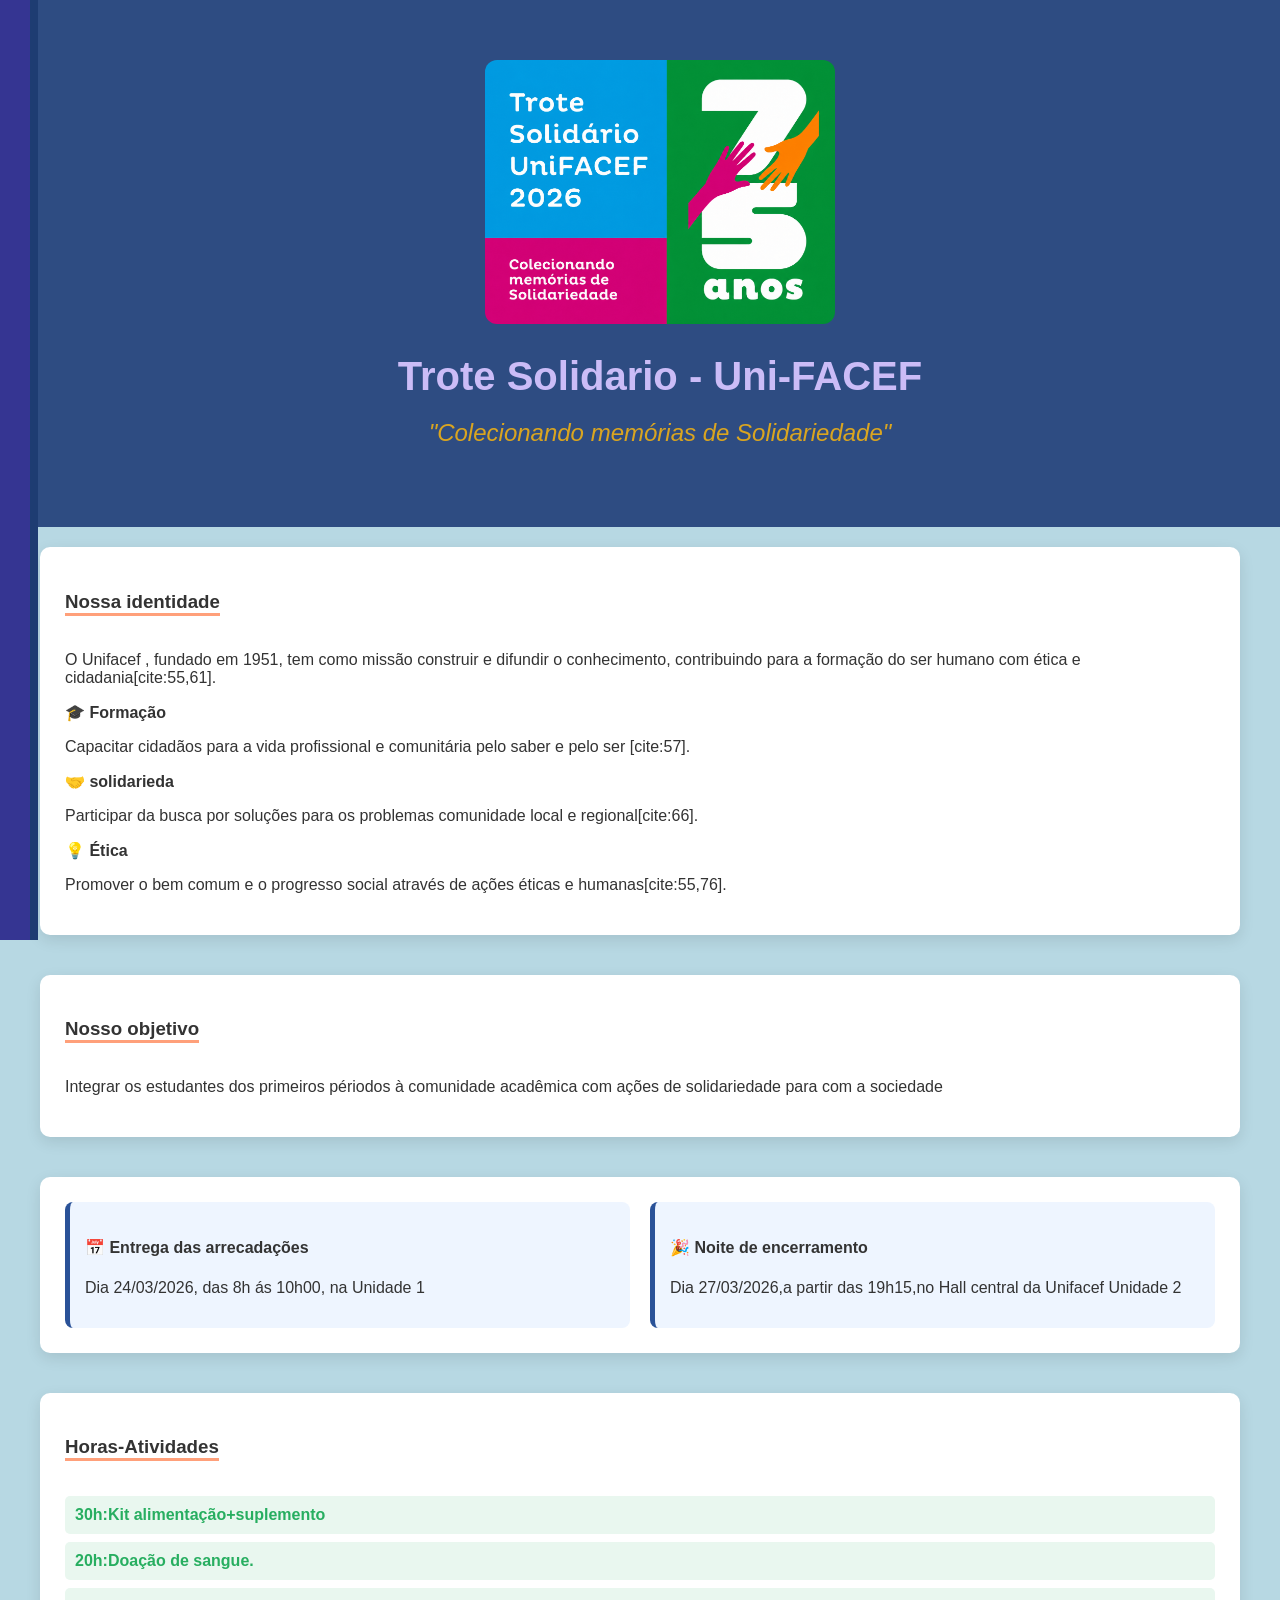
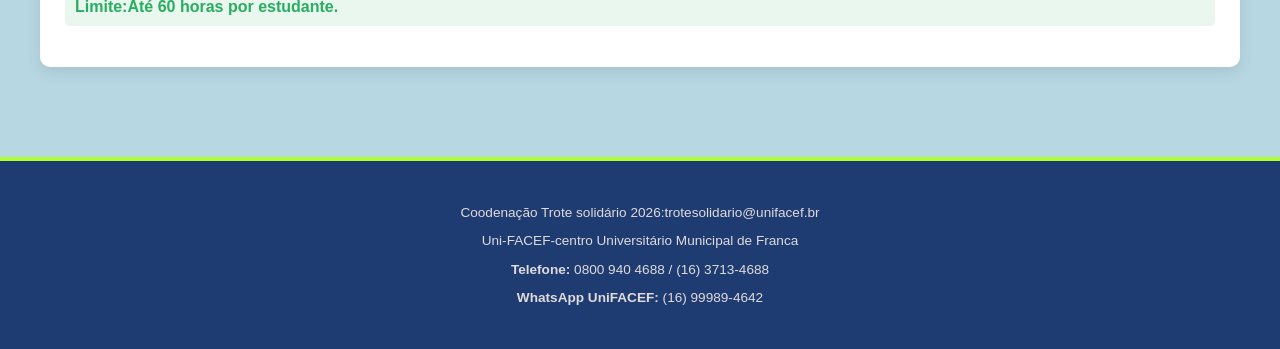
<file: index.html>
<!DOCTYPE html>
<html lang="pt-br">
<head>
    <meta charset="UTF-8">
    <meta name="viewport" content="width=device-width, initial-scale=1.0">
    <link rel="stylesheet" href="site.css">
    <link rel="stylesheet" href="site.js">
    <title>regulamento trote sólidario</title>
</head>
<body>
    <nav class="menu"><!--menu de navegação-->
        <div class="menu-container">
            <img src="logo unifacef.png" alt="nao apareceu">
           <a href="index.html" class="menu-logo">trote 2026</a>
           <ul class="lista">
            <li> <a href="index.html">Inicio</a> </li>
            <li> <a href="introducao.html">Introdução</a> </li>
            <li> <a href="formato.html">Formato</a> </li>  
            <li> <a href="equipes.html">Equipes</a></li>         
            <li> <a href="provas.html">Provas & Metas</a> </li> 
            <li> <a href="integracao.html">Integração</a> </li>
            <li> <a href="cronograma.html">Cronograma</a> </li>
            <li> <a href="calculadora.html">Calculadora</a> </li>

           </ul>
           
        </div>
    </nav>
    <div class="opacidade"></div>
    <div class="grande">
    
     <header class="cabecalho">
        <div class="cabecalho-container">
          <img src="logo trote melhor.png" alt="trote faltou" class="cabecalho-logo">
          <h1 class="anima"> Trote Solidario - Uni-FACEF </h1>
          <h2 class="anima">"Colecionando memórias de Solidariedade"</h2>
         </div>
     </header>
    <main class="principal">
       <section>
         <h3> Nossa identidade</h3>
         <p>O Unifacef , fundado em 1951, tem como missão construir e difundir o conhecimento, contribuindo para a formação do ser humano com ética e cidadania[cite:55,61].</p>
        <div>
            <div class="pilar">
                <strong>&#x1F393 Formação</strong>
                      <p>Capacitar cidadãos para a vida profissional e comunitária pelo saber e pelo ser [cite:57]. </p>
            </div>
            <div class="pilar"> 
                <strong>&#x1F91D solidarieda</strong>
                <p>Participar da busca por soluções para os problemas comunidade local e regional[cite:66].</p>
            </div>
            <div class="pilar">
                <strong>&#x1F4A1 Ética </strong>
                 <p>Promover o bem comum e o progresso social através de ações éticas e humanas[cite:55,76].</p>
            </div>
        </div>

          </section>

          <section>
            <h3>Nosso objetivo</h3>
             <p>Integrar os estudantes dos primeiros périodos à comunidade acadêmica com ações de solidariedade para com a  sociedade</p>

          </section>
          <section class="datas">
            <div class="data1">
                <h4>&#x1F4C5 Entrega das arrecadações</h4>
                <P>Dia 24/03/2026, das 8h ás 10h00, na Unidade 1</P>

            </div>
            <div class="data2">
                <h4>&#x1F389 Noite de encerramento</h4>
                <p>Dia 27/03/2026,a partir das 19h15,no Hall central da Unifacef Unidade 2</p>
            </section>
            <section class="horas">
                <h3>Horas-Atividades</h3>
                <ul>
                    <li><STRONG>30h:</STRONG>Kit alimentação+suplemento</li>
                    <li><strong>20h:</strong>Doação de sangue.</li>
                    <li><strong>Limite:</strong>Até 60 horas por estudante.</li>
                </ul>
                    
            
                    
                    
                    
                    
                    
                    
                    
                

            </section>
         

     </main>
   <footer>
    <p>Coodenação Trote solidário 2026:trotesolidario@unifacef.br</p>
    <p>Uni-FACEF-centro Universitário Municipal de Franca</p>
    <p><strong>Telefone:</strong> 0800 940 4688 / (16) 3713-4688</p>
    <p><strong>WhatsApp UniFACEF: </strong>(16) 99989-4642</p>
    
   </footer>
   </div>

    
</body>
</html>
</file>
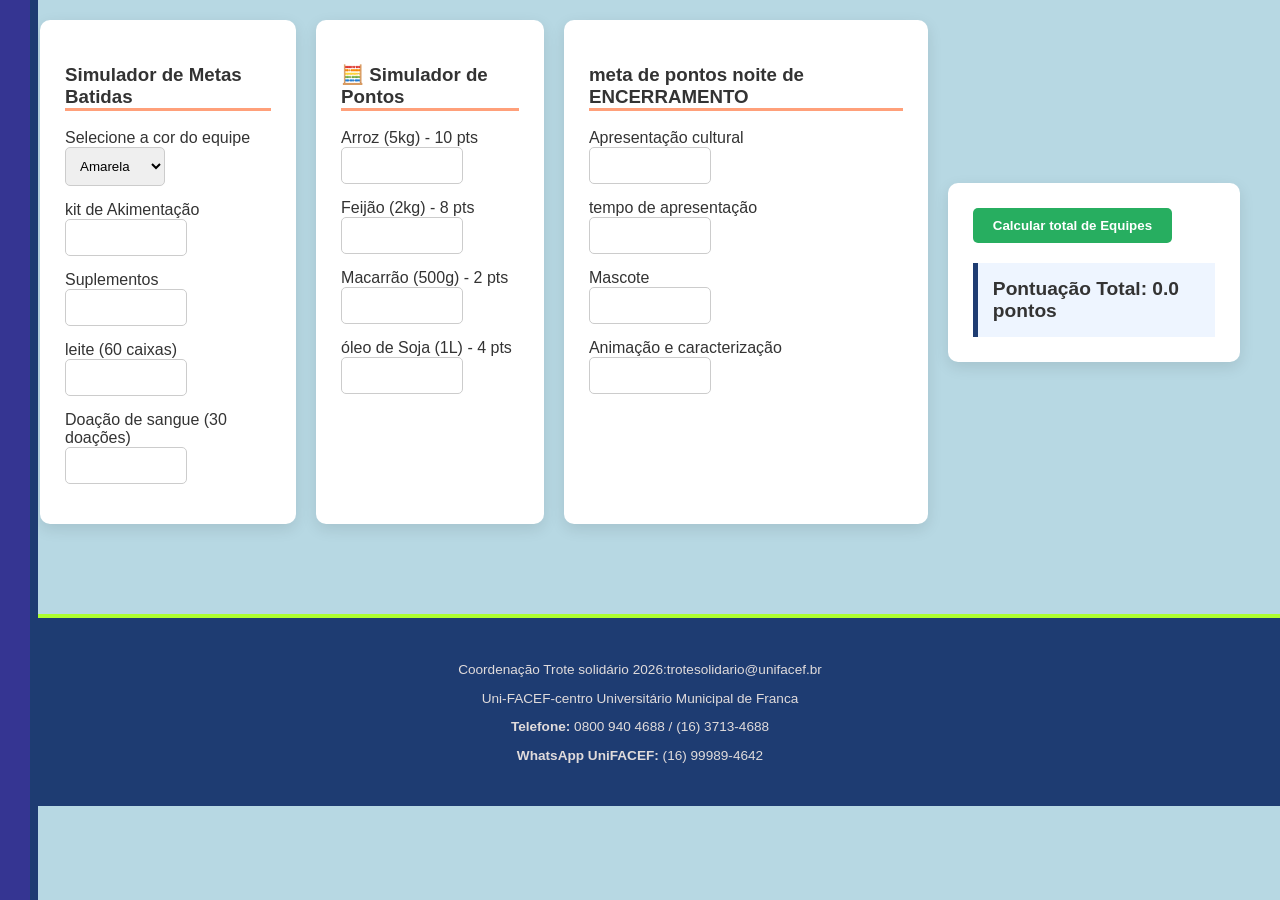
<file: calculadora.html>
<!DOCTYPE html>
<html lang="pt-br">
<head>
    <meta charset="UTF-8">
    <meta name="viewport" content="width=device-width, initial-scale=1.0">
    <link rel="stylesheet" href="site.css">
    <script src="site.js"></script>
    <title>regulamento trote sólidario</title>
</head>
<body>
    <nav class="menu"><!--menu de navegação-->
        <div class="menu-container">
            <img src="logo unifacef.png" alt="nao apareceu">
           <a href="index.html" class="menu-logo">trote 2026</a>
           <ul class="lista">
            <li> <a href="index.html">Inicio</a> </li>
            <li> <a href="introducao.html">Introdução</a> </li>
            <li> <a href="formato.html">Formato</a> </li>  
            <li> <a href="equipes.html">Equipes</a></li>         
            <li> <a href="provas.html">Provas & Metas</a> </li> 
            <li> <a href="integracao.html">Integração</a> </li>
            <li> <a href="cronograma.html">Cronograma</a> </li>
            <li> <a href="calculadora.html">Calculadora</a> </li>

           </ul>
           
        </div>
    </nav>
    <div class="opacidade"></div>
     <div class="grande">
    <main class="principal">
      <div class="junta-tudo">
      <div class="junta-simuladores">
      <section>
          <h3>Simulador de Metas Batidas</h3>
         <div>
            <div class="form-group">
               <label for="">Selecione a cor do equipe</label>
                <select id="cor">
                  <option value="amarela">Amarela</option>
                  <option value="cinza">cinza</option>
                  <option value="laranja">laranja</option>
                  <option value="marrom">marrom</option>
                   <option value="preta">Preta</option>
                </select>
            </div>
            <div class="form-group"> 
               <label for="Kit de alimentação"> kit de Akimentação</label>
               <input type="number" id="kitalimentacao" min="0">
                 
            </div>
              <div class="form-group">
                    <label for="suplementos"> Suplementos </label>
                    <input type="number" id="qtlatas" min="0">
              </div>
                <div class="form-group">
                    <label for="leite (60 caixas)">leite (60 caixas)  </label>
                    <input type="number" id="leite" min="0">
              </div>
                 <div class="form-group">
                    <label for="Doação de sangue">Doação de sangue (30 doações)</label>
                    <input type="number" id="Doação de sangue" min="0">
              </div>
         </div>
      </section>
       <section >
         <h3><strong>🧮 Simulador de Pontos</strong></h3>
      <div>
         <div class="form-group">
            <label > Arroz (5kg) - 10 pts</label>
            <input type="number" id="qtdeArroz" min="0">
         </div>
         <div class="form-grid">
            <label > Feijão (2kg) - 8 pts</label> <!--rótulo da caixa de entrada-->
            <input type="number" id="qtdeFeijao" min="0"><!--caixa de entrada-->
         </div>
              <div class="form-grid">
            <label > Macarrão (500g) - 2 pts</label>
            <input type="number" id="qtdeMacarrao" min="0">
         </div>
                <div class="form-grid">
            <label > óleo de Soja (1L) - 4 pts</label>
            <input type="number" id="qtdeOleo" min="0">
         </div>
      </div>
       </section>
        <section>
         <h3><strong>meta de pontos noite de ENCERRAMENTO</strong></h3>
         <div class="form-group">
            <label>Apresentação cultural</label>
            <input type="number" id="apresentacao">

         </div>
         <div class="form-group">
            <label >tempo de apresentação</label>
            <input type="number" id="time">

         </div>
         <div class="form-group">
            <label >Mascote</label>
            <input type="number" id="mascote">
         </div>
         <div class="form-group">
            <label>Animação e caracterização</label>
            <input type="number" id="caracteri">
         </div>
       </section>
      </div>
      <div class="junta-pontos">
       <section>
          <button onclick="calcular()">Calcular total de Equipes</button>
         <div  id="resultado"    class="resutado-box">
            Pontuação Total: 0.0 pontos
         </div>
       </section>
      </div>
        
       
      

     </main>
   
<footer>
    <p>Coordenação Trote solidário 2026:trotesolidario@unifacef.br</p>
    <p>Uni-FACEF-centro Universitário Municipal de Franca</p>
    <p><strong>Telefone:</strong> 0800 940 4688 / (16) 3713-4688</p>
    <p><strong>WhatsApp UniFACEF: </strong>(16) 99989-4642</p>
   </footer>
   </div>
</body>
</html>
</file>
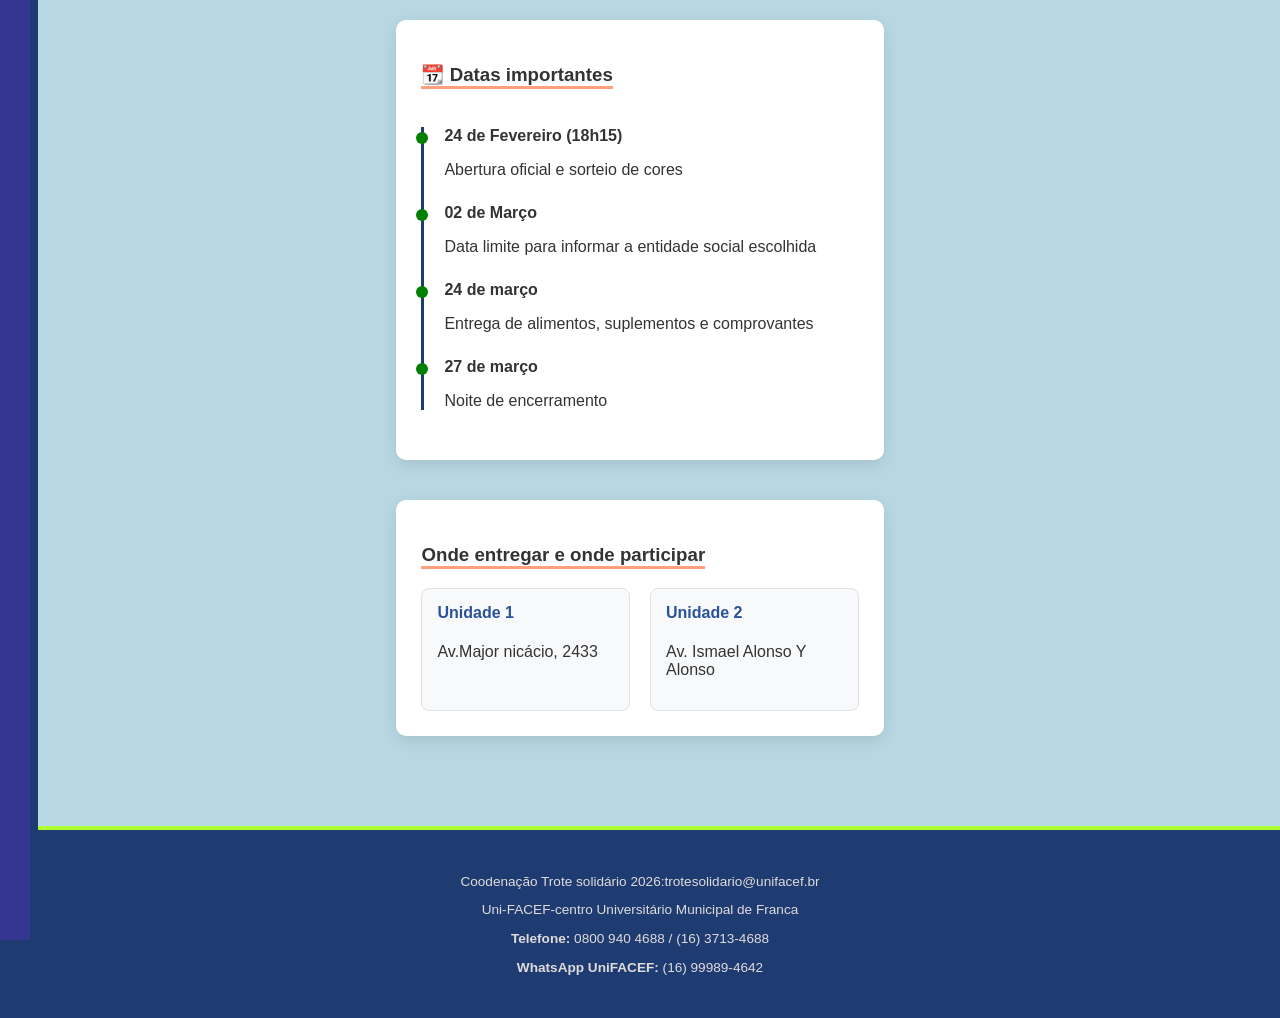
<file: cronograma.html>
<!DOCTYPE html>
<html lang="pt-br">
<head>
    <meta charset="UTF-8">
    <meta name="viewport" content="width=device-width, initial-scale=1.0">
    <link rel="stylesheet" href="site.css">
    <link rel="stylesheet" href="site.js">
    <title>regulamento trote sólidario</title>
</head>
<body>
    <nav class="menu"><!--menu de navegação-->
        <div class="menu-container">
            <img src="logo unifacef.png" alt="nao apareceu">
           <a href="index.html" class="menu-logo">trote 2026</a>
           <ul class="lista">
            <li> <a href="index.html">Inicio</a> </li>
            <li> <a href="introducao.html">Introdução</a> </li>
            <li> <a href="formato.html">Formato</a> </li>  
            <li> <a href="equipes.html">Equipes</a></li>         
            <li> <a href="provas.html">Provas & Metas</a> </li> 
            <li> <a href="integracao.html">Integração</a> </li>
            <li> <a href="cronograma.html">Cronograma</a> </li>
            <li> <a href="calculadora.html">Calculadora</a> </li>

           </ul>
           
        </div>
    </nav>
    <div class="opacidade"></div>
     <div class="grande">
    <main class="principal">
        <section>
            <h3> 📆 Datas importantes</h3>
            <div class="timeline">
               <div class="evento">
                <strong>24 de Fevereiro (18h15)</strong>
                <p>Abertura oficial e sorteio de cores</p>
               </div>

                 <div class="evento">
                   <strong>02 de Março</strong>
                   <p>Data limite para informar a entidade social escolhida </p>
                 </div>

                 <div class="evento">
                  <strong>24 de março </strong>
                  <p>Entrega de alimentos, suplementos e comprovantes </p>
                 </div>

                 <div class="evento">
                    <strong>27 de março</strong>
                    <p>Noite de encerramento</p>
                 </div>
            </div>
        </section>
            <section>
                <h3>Onde entregar e onde participar</h3>
                <div class="grid-locais">
                    <div class="unidade">
                        <h4>Unidade 1</h4>
                        <p>Av.Major nicácio, 2433</p>
                    </div>
                    <div class="unidade">
                        <h4>Unidade 2</h4>
                        <p>Av. Ismael Alonso Y Alonso</p>
                    </div>
                </div>
            </section>


     </main>
   
<footer>
    <p>Coodenação Trote solidário 2026:trotesolidario@unifacef.br</p>
    <p>Uni-FACEF-centro Universitário Municipal de Franca</p>
    <p><strong>Telefone:</strong> 0800 940 4688 / (16) 3713-4688</p>
    <p><strong>WhatsApp UniFACEF: </strong>(16) 99989-4642</p>
    
   </footer>
    </div>
</body>
</html>
</file>
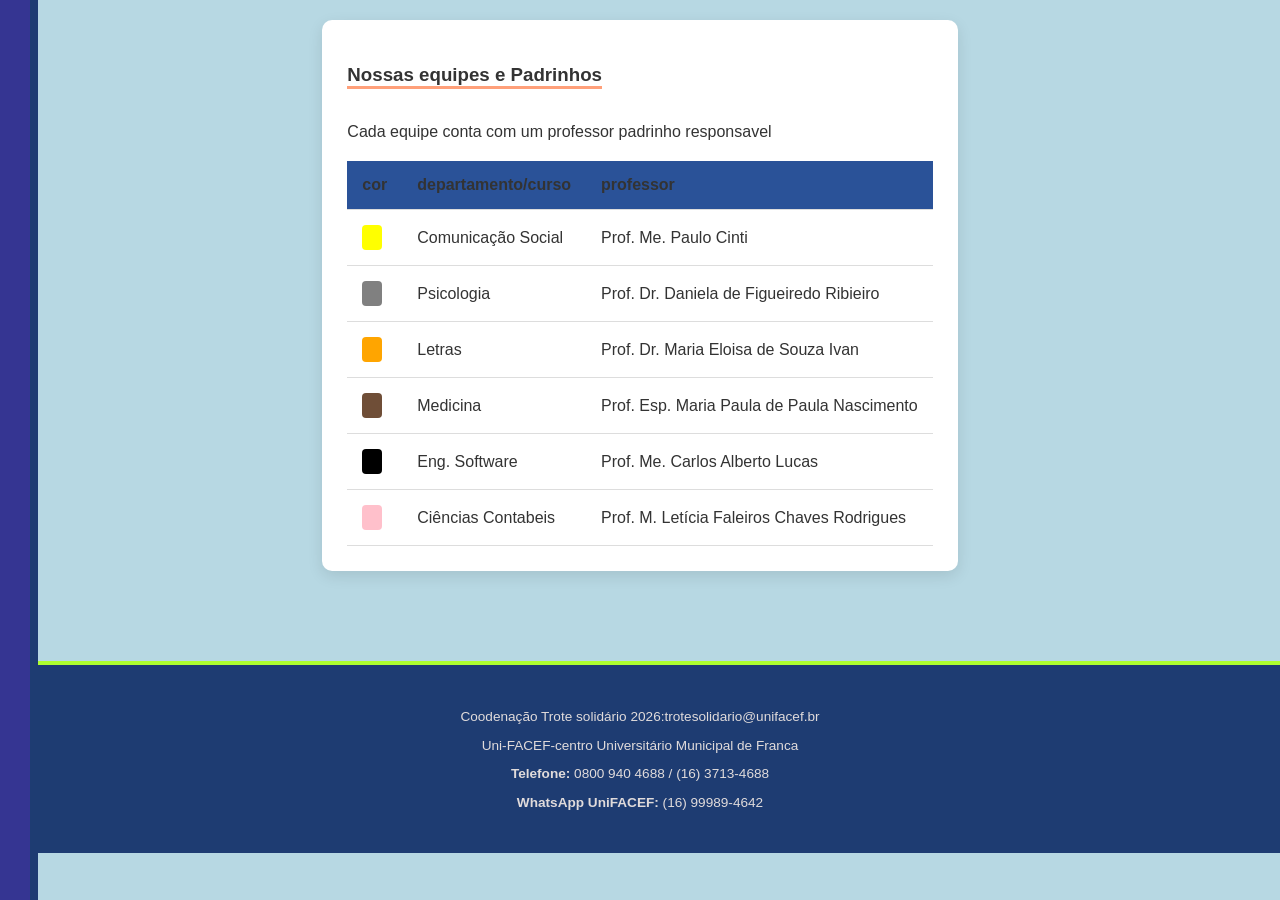
<file: equipes.html>
<!DOCTYPE html>
<html lang="pt-br">
<head>
    <meta charset="UTF-8">
    <meta name="viewport" content="width=device-width, initial-scale=1.0">
    <link rel="stylesheet" href="site.css">
    <link rel="stylesheet" href="site.js">
    <title>regulamento trote sólidario</title>
</head>
<body>
    <nav class="menu"><!--menu de navegação-->
        <div class="menu-container">
            <img src="logo unifacef.png" alt="nao apareceu">
           <a href="index.html" class="menu-logo">trote 2026</a>
           <ul class="lista">
            <li> <a href="index.html">Inicio</a> </li>
            <li> <a href="introducao.html">Introdução</a> </li>
            <li> <a href="formato.html">Formato</a> </li>  
            <li> <a href="equipes.html">Equipes</a></li>         
            <li> <a href="provas.html">Provas & Metas</a> </li> 
            <li> <a href="integracao.html">Integração</a> </li>
            <li> <a href="cronograma.html">Cronograma</a> </li>
            <li> <a href="calculadora.html">Calculadora</a> </li>

           </ul>
           
        </div>
    </nav>
    <div class="opacidade"></div>
     <div class="grande">
    <main class="principal">
        <section class="listas-equipes">
            <h3>Nossas equipes e Padrinhos</h3>
            <p>
                Cada equipe conta com um professor padrinho responsavel
            </p>
            <table>
                <thead>
                    <tr>
                        <th>cor</th><th>departamento/curso</th><th>professor</th>
                    </tr>

                </thead>
                <tbody>
                        <tr>
                        <td>
                            <div class="box-amarela"></div></td>
                            <td> Comunicação Social</td>
                            <td> Prof. Me. Paulo Cinti</td>
                        </tr>
                        <tr>
                           <td> <div class="box-cinza"></div></td>
                           <td> Psicologia </td><td> Prof. Dr. Daniela de Figueiredo Ribieiro</td>
                        </tr>
                        <tr>
                            <td><div class="box-laranja"></div></td>
                            <td> Letras </td><td> Prof. Dr. Maria Eloisa de Souza Ivan</td>
                        </tr>
                        <tr>
                            <td><div class="box-marrom"></div></td>
                            <td> Medicina</td><td>Prof. Esp. Maria Paula de Paula Nascimento</td>
                        </tr>
                        <tr>
                            <td><div class="box-preta"></div></td>
                            <td>Eng. Software</td><td> Prof. Me. Carlos Alberto Lucas</td>

                        </tr>
                        <tr>
                            <td><div class="box-rosa"></div></td>
                            <td>Ciências Contabeis </td><td>Prof. M. Letícia Faleiros Chaves Rodrigues</td>
                        </tr>
                     </tbody>

                
            </table>
        </section>
         

     </main>
     
   <footer>
    <p>Coodenação Trote solidário 2026:trotesolidario@unifacef.br</p>
    <p>Uni-FACEF-centro Universitário Municipal de Franca</p>
    <p><strong>Telefone:</strong> 0800 940 4688 / (16) 3713-4688</p>
    <p><strong>WhatsApp UniFACEF: </strong>(16) 99989-4642</p>
   </footer>

    </div>
</body>
</html>
</file>
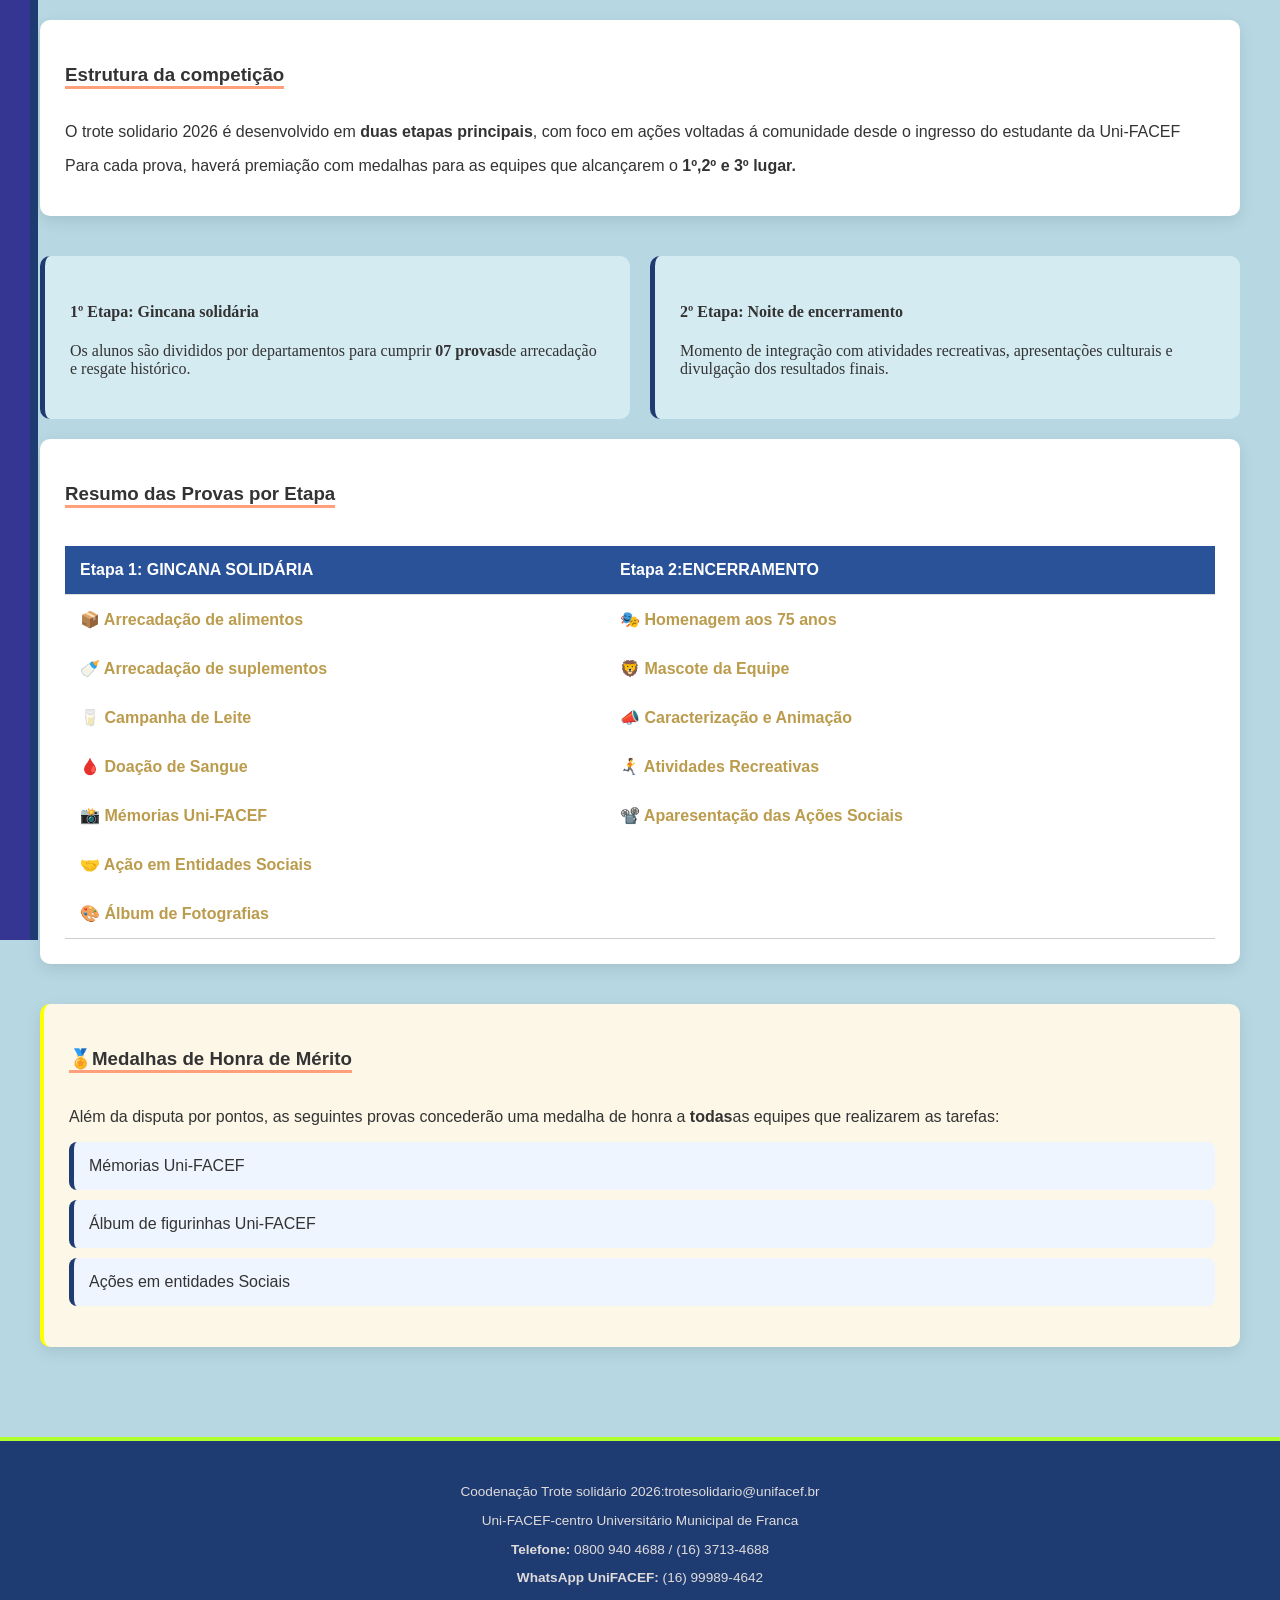
<file: formato.html>
<!DOCTYPE html>
<html lang="pt-br">
<head>
    <meta charset="UTF-8">
    <meta name="viewport" content="width=device-width, initial-scale=1.0">
    <link rel="stylesheet" href="site.css">
    <link rel="stylesheet" href="site.js">
    <title>regulamento trote sólidario</title>
</head>
<body>
    <nav class="menu"><!--menu de navegação-->
        <div class="menu-container">
            <img src="logo unifacef.png" alt="nao apareceu">
           <a href="index.html" class="menu-logo">trote 2026</a>
           <ul class="lista">
            <li> <a href="index.html">Inicio</a> </li>
            <li> <a href="introducao.html">Introdução</a> </li>
            <li> <a href="formato.html">Formato</a> </li>  
            <li> <a href="equipes.html">Equipes</a></li>         
            <li> <a href="provas.html">Provas & Metas</a> </li> 
            <li> <a href="integracao.html">Integração</a> </li>
            <li> <a href="cronograma.html">Cronograma</a> </li>
            <li> <a href="calculadora.html">Calculadora</a> </li>

           </ul>
           
        </div>
    </nav>
    <div class="opacidade"></div>
     <div class="grande">
    <main class="principal">
       <section>
        <h3>Estrutura da competição</h3>
        <p>O trote solidario 2026 é desenvolvido em <strong>duas etapas principais</strong>, com foco em ações voltadas á comunidade desde o ingresso do estudante da Uni-FACEF</p>
        <p>Para cada prova, haverá premiação com medalhas para as equipes que alcançarem o <strong>1º,2º e 3º lugar.</strong>

        </p>
       </section>
       <div class="etapas">
        <div class="tapa"> 
          <h4><strong>1º Etapa: Gincana solidária</strong></h4>
           <P>Os alunos são divididos por departamentos para cumprir <strong>07 provas</strong>de arrecadação e resgate histórico.</P>
        </div>
        <div class="tapa">
           <h4>2º Etapa: Noite de   encerramento</h4>
           <P>Momento de integração com atividades recreativas, apresentações culturais e divulgação dos resultados finais.</P>
           
        </div>
      </div>
        <section>
         <h3><strong>Resumo das Provas por Etapa</strong></h3>
         <table>
            <thead>
               <tr class="branc">   <th> Etapa 1: GINCANA SOLIDÁRIA</th> <th>Etapa 2:ENCERRAMENTO</th></tr>
            </thead>
            <tbody class="yello">
               <tr> <td><strong>📦 Arrecadação de alimentos</strong></td><td><strong>🎭 Homenagem aos 75 anos</strong></td></tr>
               <tr><td><strong>🍼 Arrecadação de suplementos</strong></td><td><strong>🦁 Mascote da Equipe</strong></td></tr>
               <tr><td><strong>🥛 Campanha de Leite</strong></td><td><strong>📣 Caracterização e Animação</strong></td></tr>
               <tr> <td><strong>🩸 Doação de Sangue</strong> </td><td><strong>🏃‍➡️ Atividades Recreativas</strong> </td></tr>
               <tr><td><strong>📸 Mémorias Uni-FACEF</strong></td> <td><strong>📽️ Aparesentação das Ações Sociais </strong></td></tr>
               <tr><td><strong>🤝 Ação em Entidades Sociais</strong></td></tr>
               <tr><td><strong>🎨 Álbum de Fotografias</strong></td></tr>
            </tbody>
         </table>

        </section>
        <section class="form">
         <h3>🏅<strong>Medalhas de Honra de Mérito</strong></h3>
         <p>Além da disputa por pontos, as seguintes provas concederão uma medalha de honra a <strong>todas</strong>as equipes que realizarem as tarefas:</p>
         <ul class="sep">
            <li>
              Mémorias Uni-FACEF
            </li>
            <li>
             Álbum de figurinhas Uni-FACEF
            </li>
            <li>
            Ações em entidades Sociais
            </li>
         </ul>
        </section>
       


     </main>
   
<footer>
    <p>Coodenação Trote solidário 2026:trotesolidario@unifacef.br</p>
    <p>Uni-FACEF-centro Universitário Municipal de Franca</p>
    <p><strong>Telefone:</strong> 0800 940 4688 / (16) 3713-4688</p>
    <p><strong>WhatsApp UniFACEF: </strong>(16) 99989-4642</p>
    
   </footer>
    </div>
</body>
</html>
</file>
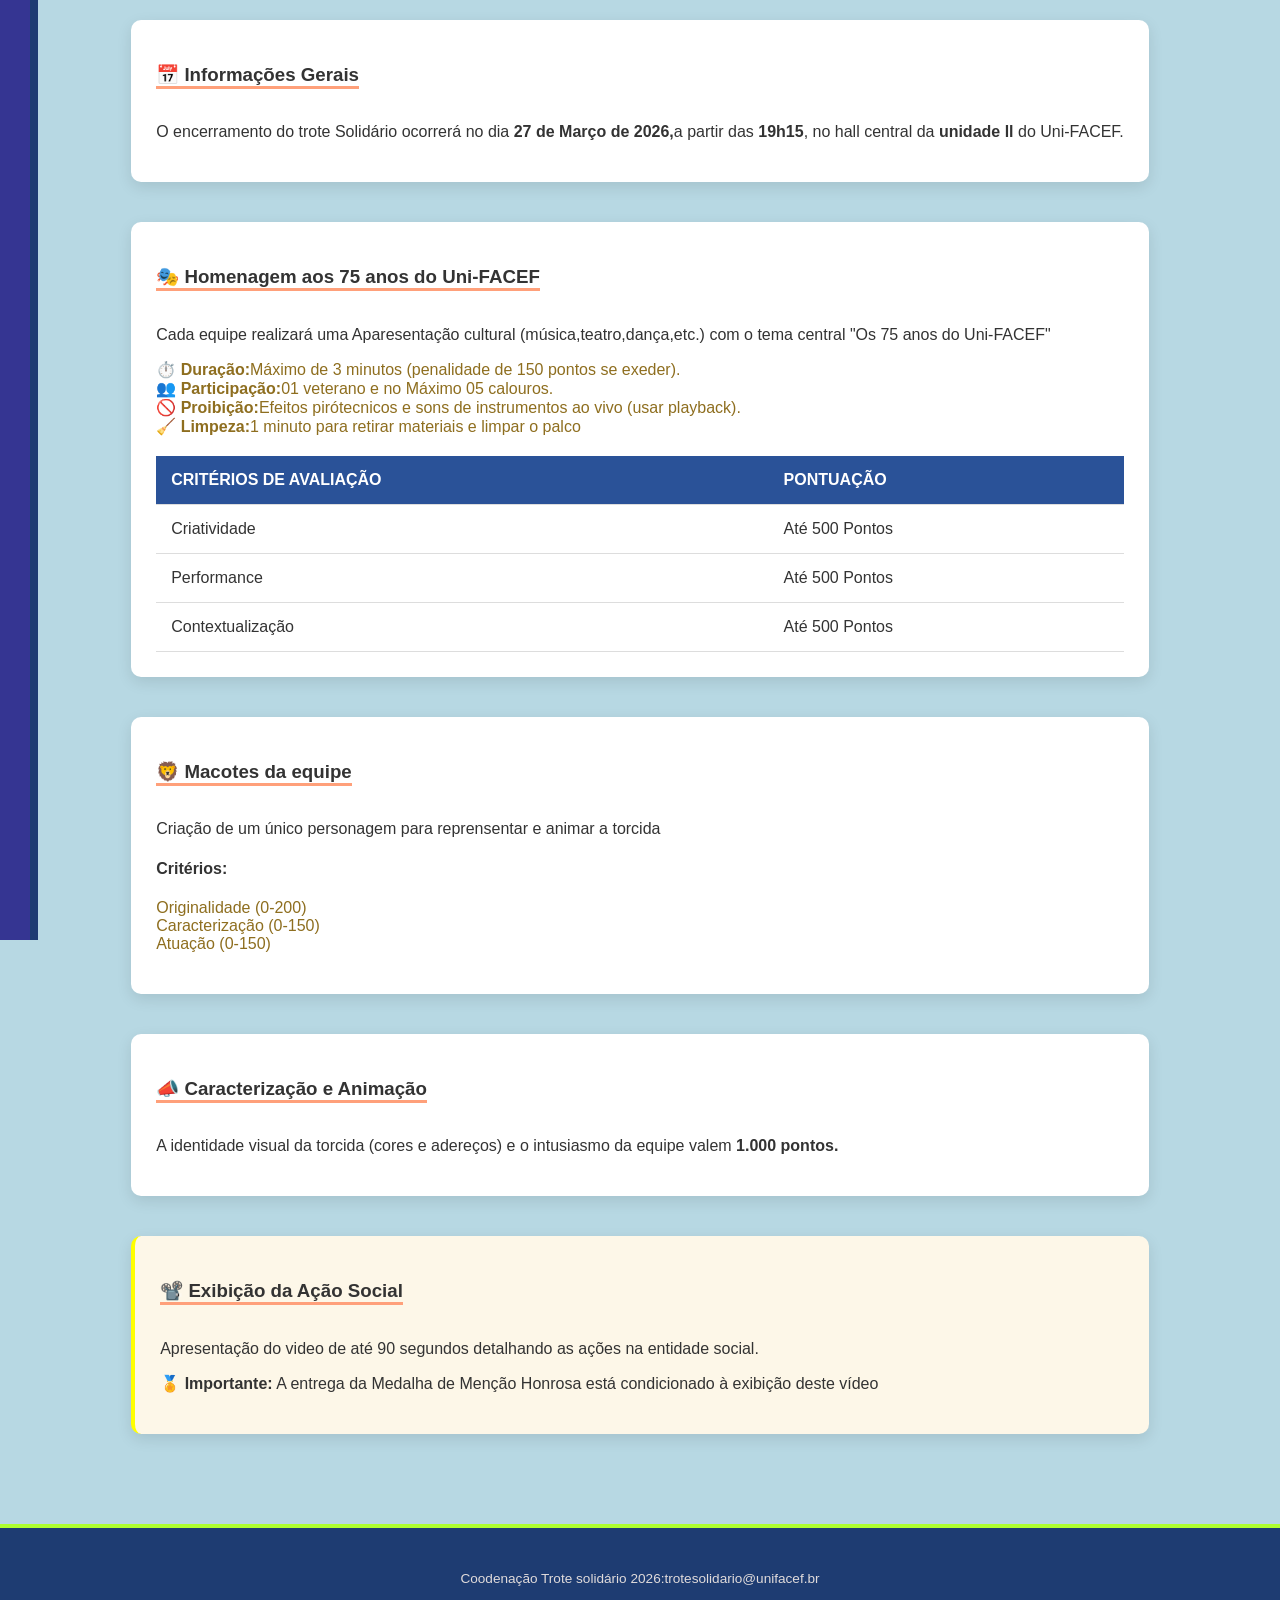
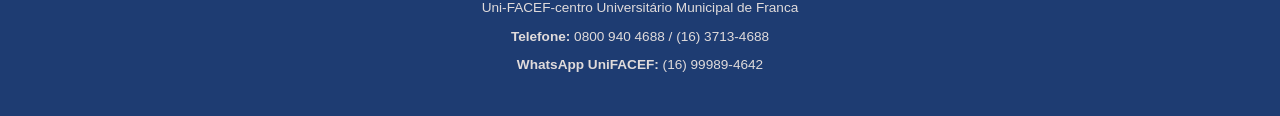
<file: integracao.html>
<!DOCTYPE html>
<html lang="pt-br">
<head>
    <meta charset="UTF-8">
    <meta name="viewport" content="width=device-width, initial-scale=1.0">
    <link rel="stylesheet" href="site.css">
    <link rel="stylesheet" href="site.js">
    <title>regulamento trote sólidario</title>
</head>
<body>
    <nav class="menu"><!--menu de navegação-->
        <div class="menu-container">
            <img src="logo unifacef.png" alt="nao apareceu">
           <a href="index.html" class="menu-logo">trote 2026</a>
           <ul class="lista">
            <li> <a href="index.html">Inicio</a> </li>
            <li> <a href="introducao.html">Introdução</a> </li>
            <li> <a href="formato.html">Formato</a> </li>  
            <li> <a href="equipes.html">Equipes</a></li>         
            <li> <a href="provas.html">Provas & Metas</a> </li> 
            <li> <a href="integracao.html">Integração</a> </li>
            <li> <a href="cronograma.html">Cronograma</a> </li>
            <li> <a href="calculadora.html">Calculadora</a> </li>

           </ul>
           
        </div>
    </nav>
    <div class="opacidade"></div>
     <div class="grande">
    <main class="principal">
       <section>
         <h3>📅 Informações Gerais</h3>
         <p>O encerramento do trote Solidário ocorrerá no dia <strong>27 de Março de 2026,</strong>a partir das <strong>19h15</strong>, no hall central da <strong>unidade ll </strong>do Uni-FACEF.</p>
       </section>
        <section>
         <h3>🎭 Homenagem aos 75 anos do Uni-FACEF</h3>
         <p>Cada equipe realizará uma Aparesentação cultural (música,teatro,dança,etc.) com o tema central "Os 75 anos do Uni-FACEF"</p>
         <ul class="lol">
            <li>
              <strong>⏱️ Duração:</strong>Máximo de 3 minutos (penalidade de 150 pontos se exeder).
            </li>
            <li>
              <strong>👥 Participação:</strong>01 veterano e no Máximo 05 calouros.
            </li>
            <li>
             <strong>🚫 Proibição:</strong>Efeitos pirótecnicos e sons de instrumentos ao vivo (usar playback).
            </li>
            <li>
              <strong>🧹 Limpeza:</strong>1 minuto para retirar materiais e limpar o palco
            </li>

         </ul>
         <table>
         <thead class="CRAP">
            <tr>
               <th>CRITÉRIOS DE AVALIAÇÃO</th><th>PONTUAÇÃO</th>
            </tr>
         </thead>
         <tbody>
            <tr>
               <td>Criatividade</td> <td> Até 500 Pontos</td>
            </tr>
            <tr><td>Performance</td><td>Até 500 Pontos</td></tr>
            <tr><td>Contextualização</td><td>Até 500 Pontos</td></tr>
         </tbody>
        </table>
        </section>
        <section>
         <h3>🦁 <strong>Macotes da equipe</strong></h3>
         <p>Criação de um único personagem para reprensentar e animar a torcida</p>
         <h4><strong>Critérios:</strong></h4>
         <ul class="lol">
            <li>Originalidade (0-200)</li>
            <li>Caracterização (0-150)</li>
            <li>Atuação (0-150)</li>
         </ul>
        </section>
        <section>
         <h3>📣 Caracterização e Animação </h3>
         <p>A identidade visual da torcida (cores e adereços) e o intusiasmo da equipe valem <strong>1.000 pontos.</strong></p>

        </section>
        <section class="form">
           <h3>📽️ Exibição da Ação Social</h3>
           <p>Apresentação do video de até 90 segundos detalhando as ações na entidade social.</p>
           <p><strong>🏅 Importante:</strong> A entrega da Medalha de Menção Honrosa está condicionado à exibição deste vídeo</p>
        </section>
        

     </main>
   
<footer>
    <p>Coodenação Trote solidário 2026:trotesolidario@unifacef.br</p>
    <p>Uni-FACEF-centro Universitário Municipal de Franca</p>
    <p><strong>Telefone:</strong> 0800 940 4688 / (16) 3713-4688</p>
    <p><strong>WhatsApp UniFACEF: </strong>(16) 99989-4642</p>
    
   </footer>
   </div>
    
</body>
</html>
</file>
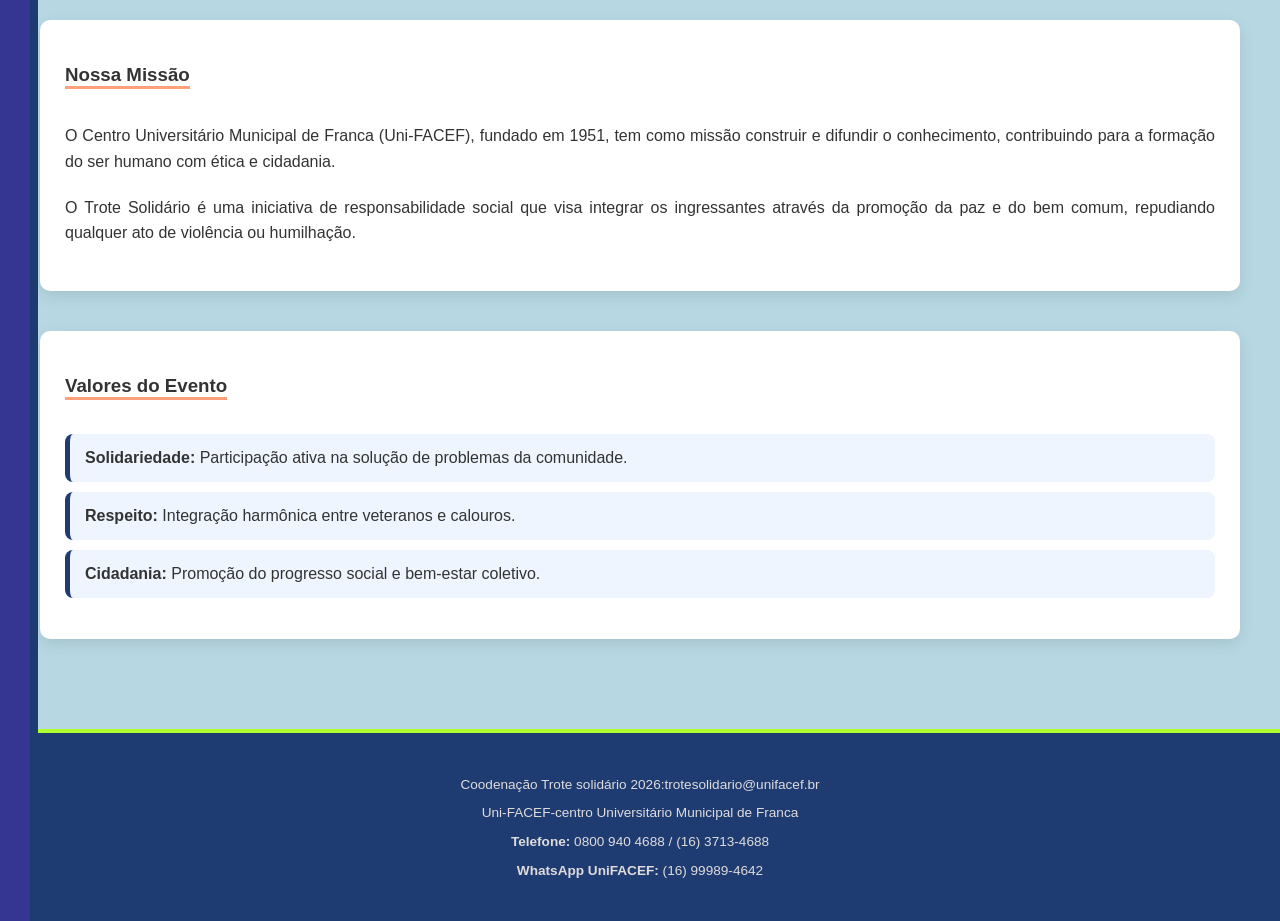
<file: introducao.html>
<!DOCTYPE html>
<html lang="pt-br">
<head>
    <meta charset="UTF-8">
    <meta name="viewport" content="width=device-width, initial-scale=1.0">
    <link rel="stylesheet" href="site.css">
    <link rel="stylesheet" href="site.js">
    <title>regulamento trote sólidario</title>
</head>
<body>
    <nav class="menu"><!--menu de navegação-->
        <div class="menu-container">
            <img src="logo unifacef.png" alt="nao apareceu">
           <a href="index.html" class="menu-logo">trote 2026</a>
           <ul class="lista">
            <li> <a href="index.html">Inicio</a> </li>
            <li> <a href="introducao.html">Introdução</a> </li>
            <li> <a href="formato.html">Formato</a> </li>  
            <li> <a href="equipes.html">Equipes</a></li>         
            <li> <a href="provas.html">Provas & Metas</a> </li> 
            <li> <a href="integracao.html">Integração</a> </li>
            <li> <a href="cronograma.html">Cronograma</a> </li>
            <li> <a href="calculadora.html">Calculadora</a> </li>

           </ul>
           
        </div>
    </nav>
    <div class="opacidade"></div>
    <div class="grande">
     
    <main class="principal">
       <section class="texto-introducao">
        <h3>Nossa Missão</h3>
                  <P>O Centro Universitário Municipal de Franca (Uni-FACEF), fundado em 1951, 
                tem como missão construir e difundir o conhecimento, contribuindo para a 
                formação do ser humano com ética e cidadania.</P>
                 <p>
                O Trote Solidário é uma iniciativa de responsabilidade social que visa integrar 
                os ingressantes através da promoção da paz e do bem comum, repudiando qualquer 
                ato de violência ou humilhação.</P>


          </section>

          <section >
           <h3>Valores do Evento</h3>
           <ul class="lista-valores">
<LI><Strong>Solidariedade:</Strong> Participação ativa na solução de problemas da comunidade.</LI>
<LI><strong>Respeito:</strong> Integração harmônica entre veteranos e calouros.</LI>
<LI><strong>Cidadania:</strong> Promoção do progresso social e bem-estar coletivo.</LI>
           </ul>
          </section>
          
         

     </main>
   
<footer>
    <p>Coodenação Trote solidário 2026:trotesolidario@unifacef.br</p>
    <p>Uni-FACEF-centro Universitário Municipal de Franca</p>
    <p><strong>Telefone:</strong> 0800 940 4688 / (16) 3713-4688</p>
    <p><strong>WhatsApp UniFACEF: </strong>(16) 99989-4642</p>
    
   </footer>
   </div>
    
</body>
</html>
</file>
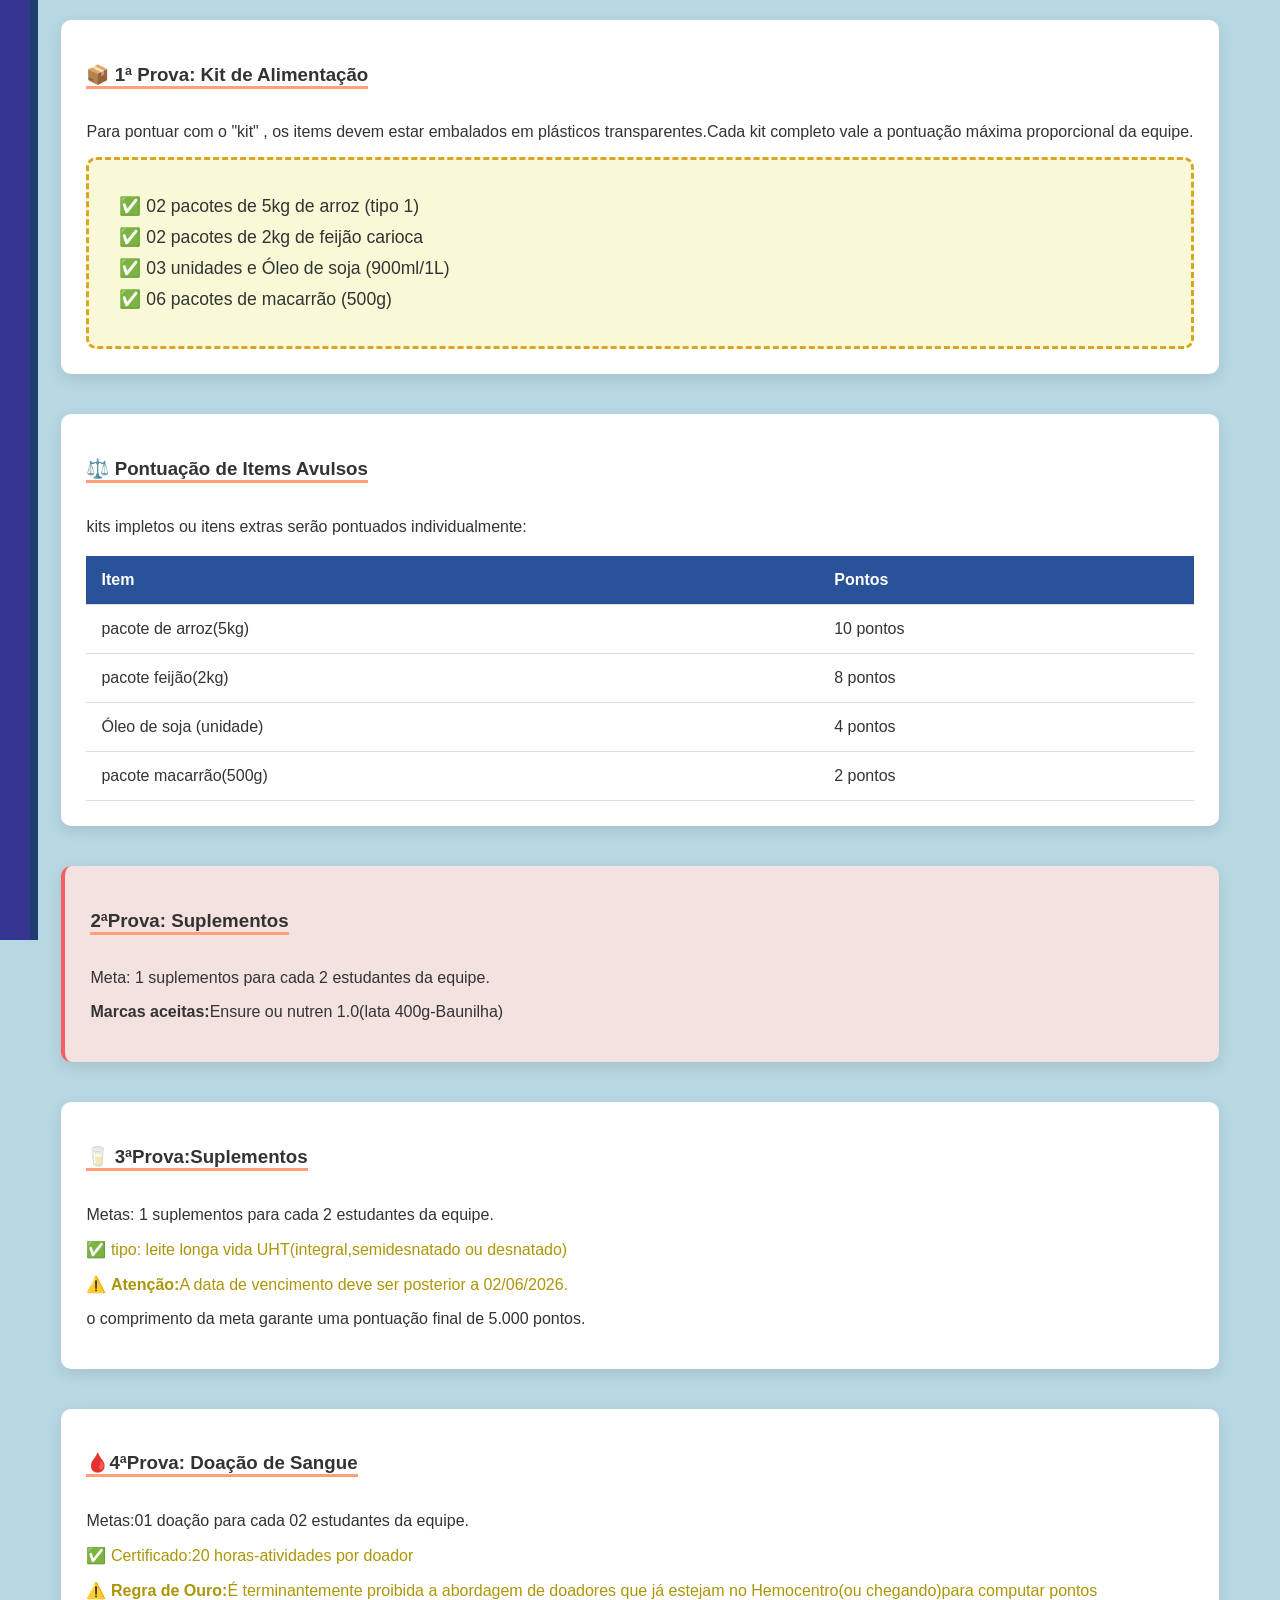
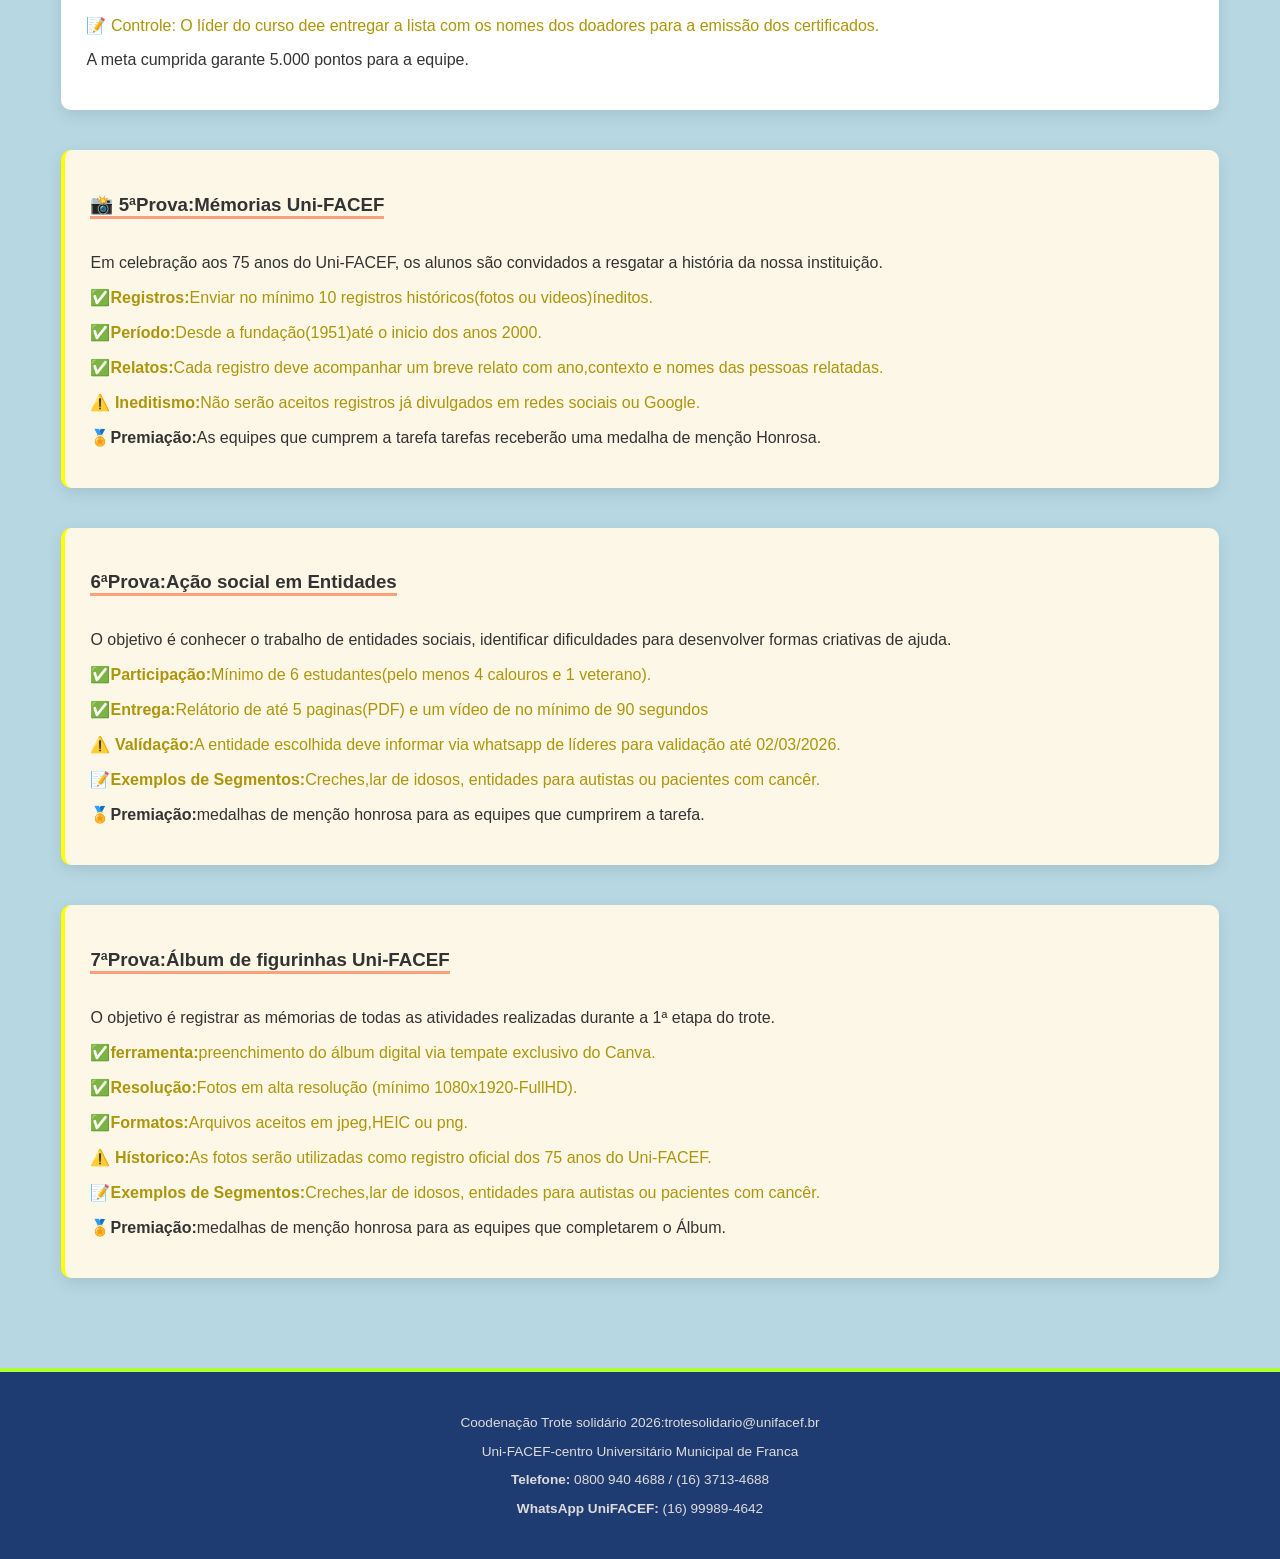
<file: provas.html>
<!DOCTYPE html>
<html lang="pt-br">
<head>
    <meta charset="UTF-8">
    <meta name="viewport" content="width=device-width, initial-scale=1.0">
    <link rel="stylesheet" href="site.css">
    <link rel="stylesheet" href="site.js">
    <title>regulamento trote sólidario</title>
</head>
<body>
    <nav class="menu"><!--menu de navegação-->
        <div class="menu-container">
            <img src="logo unifacef.png" alt="nao apareceu">
           <a href="index.html" class="menu-logo">trote 2026</a>
           <ul class="lista">
            <li> <a href="index.html">Inicio</a> </li>
            <li> <a href="introducao.html">Introdução</a> </li>
            <li> <a href="formato.html">Formato</a> </li>  
            <li> <a href="equipes.html">Equipes</a></li>         
            <li> <a href="provas.html">Provas & Metas</a> </li> 
            <li> <a href="integracao.html">Integração</a> </li>
            <li> <a href="cronograma.html">Cronograma</a> </li>
            <li> <a href="calculadora.html">Calculadora</a> </li>

           </ul>
           
        </div>
    </nav>
    <div class="opacidade"></div>
     <div class="grande">
    <main class="principal">
        <section class="1prova">
            <h3>&#x1F4E6 1ª Prova: Kit de Alimentação</h3>
            <p>Para pontuar com o "kit" , os items devem estar embalados em plásticos transparentes.Cada kit completo vale a pontuação máxima
                proporcional da equipe.
            </p>
            <div class="kit">
                <ul>
                    <li>
                        &#x2705 02 pacotes de 5kg de arroz (tipo 1)

                    </li>
                    <li>
                         &#x2705 02 pacotes de 2kg de feijão carioca

                    </li>
                    <li>
                         &#x2705 03 unidades e Óleo de soja (900ml/1L)

                    </li>
                    <li>
                         &#x2705 06 pacotes de macarrão (500g)

                    </li>
                </ul> 

            </div>
        </section>
        <section class="avulsos">
             <h3>⚖️ Pontuação de Items Avulsos</h3>
             
            <p>
            kits impletos ou itens extras serão pontuados individualmente:
            </p>
            <table>
                <thead>
                    <tr class="titu">
                    <th>Item</th>       <th>Pontos</th>
                    </tr>

                </thead>
                <tbody>
                    <tr> 
                    
                        <td>pacote de arroz(5kg)</td>
                        <td>10 pontos</td>
                    </tr>
                    <tr>
                        <td>
                         pacote feijão(2kg)</td>
                        <td> 
                         8 pontos</td>
                    </tr>
                    <tr>
                        <td>
                            Óleo de soja (unidade)</td>
                        <td>
                         4 pontos </td>
                    </tr>
                    <tr>
                        <td>pacote macarrão(500g)</td>
                        <td>2 pontos</td>
                    </tr>
                </tbody>
            </table>

        </section>
        <section class="leve">
            
            <h3>2ªProva: Suplementos</h3>
            <p>Meta: 1 suplementos para cada 2 estudantes da equipe.</p>
            <p><strong>Marcas aceitas:</strong>Ensure ou nutren 1.0(lata 400g-Baunilha)</p>
            

        </section>
        <section>
            <h3>🥛 3ªProva:Suplementos</h3>
            <p>Metas: 1 suplementos para cada 2 estudantes da equipe.</p>
            <div class="pp"><p>✅ tipo: leite longa vida UHT(integral,semidesnatado ou desnatado)</p>
            <p>⚠️ <strong>Atenção:</strong>A data de vencimento deve ser posterior a 02/06/2026.</p></div>
            <p>o comprimento da meta garante uma pontuação final de 5.000 pontos.</p>

        </section>
         <section>
            <h3>🩸4ªProva: Doação de Sangue</h3>
            <p>Metas:01 doação para cada 02 estudantes da equipe. </p>
            <div class="pp"><p>✅ Certificado:20 horas-atividades por doador </p>
            <p>⚠️ <strong>Regra de Ouro:</strong>É terminantemente proibida a abordagem de doadores que já estejam no Hemocentro(ou chegando)para computar pontos</p>
        <p>📝 Controle: O líder do curso dee entregar a lista com os nomes dos doadores para a emissão dos certificados.</p></div>
            <p>A meta cumprida garante 5.000 pontos para a equipe.</p>

        </section>
        <section class="corzin">
            <h3>📸 5ªProva:Mémorias Uni-FACEF</h3>
            <p>Em celebração aos 75 anos do Uni-FACEF, os alunos são convidados a resgatar a história da nossa instituição.</p>
            <div class="pp"><p>✅<strong>Registros:</strong>Enviar no mínimo 10 registros históricos(fotos ou videos)íneditos.</p>
                <p>✅<strong>Período:</strong>Desde a fundação(1951)até o inicio dos anos 2000.</p>
                <p>✅<strong>Relatos:</strong>Cada registro deve acompanhar um breve relato com ano,contexto e nomes das pessoas relatadas.</p>
            <p>⚠️ <strong>Ineditismo:</strong>Não serão aceitos registros já divulgados em redes sociais ou Google.</p>
       </div>
        <p>🏅<strong>Premiação:</strong>As equipes que cumprem a tarefa tarefas receberão uma medalha de menção Honrosa. </p>
        </section>
        <section class="corzin">
            <h3> 6ªProva:Ação social em Entidades</h3>
            <p>O objetivo é conhecer o trabalho de entidades sociais, identificar dificuldades para desenvolver formas criativas de ajuda.</p>
            <div class="pp"><p>✅<strong>Participação:</strong>Mínimo de 6 estudantes(pelo menos 4 calouros e 1 veterano).</p>
                <p>✅<strong>Entrega:</strong>Relátorio de até 5 paginas(PDF) e um vídeo de no mínimo de 90 segundos</p>
            <p>⚠️ <strong>Valídação:</strong>A entidade escolhida deve informar via whatsapp de líderes para validação até 02/03/2026.</p>
            <p>📝<strong>Exemplos de Segmentos:</strong>Creches,lar de idosos, entidades para autistas ou pacientes com cancêr.</p>
       </div>
        <p>🏅<strong>Premiação:</strong>medalhas de menção honrosa para as equipes que cumprirem a tarefa.</p>
        </section>
        <section class="corzin">
            <h3> 7ªProva:Álbum de figurinhas Uni-FACEF</h3>
            <p>O objetivo é registrar as mémorias de todas as atividades realizadas durante a 1ª etapa do trote.</p>
            <div class="pp"><p>✅<strong>ferramenta:</strong>preenchimento do álbum digital via tempate exclusivo do Canva.</p>
                <p>✅<strong>Resolução:</strong>Fotos em alta resolução (mínimo 1080x1920-FullHD).</p>
                <p>✅<strong>Formatos:</strong>Arquivos aceitos em jpeg,HEIC ou png.</p>
            <p>⚠️ <strong>Hístorico:</strong>As fotos serão utilizadas como registro oficial dos 75 anos do Uni-FACEF.</p>
            <p>📝<strong>Exemplos de Segmentos:</strong>Creches,lar de idosos, entidades para autistas ou pacientes com cancêr.</p>
       </div>
        <p>🏅<strong>Premiação:</strong>medalhas de menção honrosa para as equipes que completarem o Álbum.</p>
        </section>


     </main>
     
   <footer>
    <p>Coodenação Trote solidário 2026:trotesolidario@unifacef.br</p>
    <p>Uni-FACEF-centro Universitário Municipal de Franca</p>
    <p><strong>Telefone:</strong> 0800 940 4688 / (16) 3713-4688</p>
    <p><strong>WhatsApp UniFACEF: </strong>(16) 99989-4642</p>
    
   </footer>
</div>
    
</body>
</html>
</file>
<file: site.css>
body {
    margin: 0;
    background-color:  rgb(183, 216, 227);padding: 0; display: flex;
    align-items: flex-start;
    color: #333;
    


}
.menu{
    width: 250px;
    height: 100vh;
    background-color:  rgb(53, 53, 146);padding: 15px 0;
    position: sticky;/*menu ficar fixo quando rola*/
    top: 0;/*posição 0 posição acima*/
    z-index:1000 ;/*fica sempre acima dos outros conteudos*/
    box-sizing: 0 2px 10px black;font-family:Arial, Helvetica, sans-serif
    

}
.menu-container{
    display: flex;
    flex-direction: column;
    padding: 20px;
    gap: 20px;

}
.menu-logo{
    color: #dee2e6;
    text-decoration: none;/*link sem estar sublinhado*/
    font-weight: bold;/*negrito*/
    font-size: 1.8rem;/*1.2 *16px*/
    text-transform: uppercase;/*letra maiuscula*/
    transform: translateX(-10px);
    transition: transform 0.6s ease;
}
.menu-logo:hover{
    border-radius: 10px;
    padding: 15px;
    transition: 0.6s ease;
    transform: translateX(0);
    color: #ffffff;
    background-color: #1e3c72;
}
.lista {
    display: flex;
    flex-direction: column;
    list-style: none;
    padding: 0;
    gap: 25px;
    
}
.lista a{
    color: #cbbcf7; text-decoration: none; font-size: 1.05rem;
    font-weight: 500; transition: color 0.3s; 
    transform: translateX(50px);
    transition: transform 1s ease;
}
.lista a:hover{
    border-radius: 10px;
    transition: 0.7s ease;
    transform: translateX(0);
    color: #ffffff;
    padding-right: 40px;
    background-color: #1e3c72;
    padding-left: 20px;
    padding: 4px 70px 4px 10px;

}
.cabecalho{
    background-color: #2e4c82; color:white;padding: 60px 20px;
    text-align: center;  width: 100%;font-family: 'Franklin Gothic Medium', 'Arial Narrow', Arial, sans-serif;
}
.cabecalho h1{
    font-size: 2.5rem;
    margin-bottom: 5px;
    color: #cbbcf7;

}
.cabecalho h2{
    font-weight: 300;
    font-style: italic;
    color: goldenrod;
}
.principal{
    max-width: 1200px; margin: 0 auto; padding: 20px;display: flex;
    gap: 20px; flex-direction: column; 
}

section{
    background: white;
    margin-bottom: 20px;
    padding: 25px;
    border-radius: 10px;
    box-shadow: 0 5px 15px rgba(0,0,0,0.1);
    font-family: 'Gill Sans', 'Gill Sans MT', Calibri, 'Trebuchet MS', sans-serif;
}
section h3{
    border-bottom: 3px solid lightsalmon;
    display:inline-block
}

.datas{
 
    display: flex;
    gap: 20px;
}
.data1{
   flex: 1; background: #eef5ff; padding: 15px; border-left: 5px solid #2a5298;
    border-radius: 8px;
    
}
.data2{
    flex: 1; background: #eef5ff; padding: 15px; border-left: 5px solid #2a5298;
    border-radius: 8px;
}
.horas ul {
list-style: none;
    padding: 0;
}
.horas li{
     background: #e9f7ef; margin: 8px 0; padding: 10px;
    border-radius: 5px; color: #27ae60; font-weight: bold;
}
.texto-introducao p{
    line-height: 1.6;/*melhora leitura de textos longos*/
    margin-bottom: 20px;
    text-align: justify;/*alinhamento justificado esquerda e direita*/

}
.lista-valores{
    
    list-style: none;
    padding: 0;
}
.lista-valores li{
    background: #eef5ff;
    padding: 15px;
    margin-bottom: 10px;
    border-radius: 8px;
    border-left: 5px solid #1e3c72;
}
table{
    width: 100%;border-collapse: collapse;margin-top: 20px;
    background-color: white;
}
th,td{
    padding: 15px;
    text-align: left;border-bottom: 1px solid #ddd;
}
th{
    background-color: #2a5298;
}
tr:hover{
    background-color: whitesmoke;
}
.box-amarela{
    width: 20px;height: 25px;
    border-radius: 4px;
    background: yellow;
}
.box-cinza{
    width: 20px;height: 25px;
    border-radius: 4px;
    background: gray;
}
.box-laranja{
    width: 20px;height: 25px;
    border-radius: 4px;
    background: orange
}
.box-marrom{
    width: 20px;height: 25px;
    border-radius: 4px;
    background: #6f4e37;
}
.box-preta{
    width: 20px;height: 25px;
    border-radius: 4px;
    background: black;
}
.box-rosa{
    width: 20px;height: 25px;
    border-radius: 4px;
    background: pink;
}
.kit{
    background-color: rgb(249, 249, 216);
    padding: 20px;
    border-radius: 10px;
    border-style: dashed;
    border-color: goldenrod;
}
.kit ul{
    list-style: none;
padding: 0;
}
.kit li{
    font-size: 1.1rem;
    
    margin: 10px;
}
.titu{
    color: white;
}
.leve{
    border-left:4px solid rgb(247, 95, 95);
    background-color: rgb(243, 226, 224);
}
.pp{
    color: rgb(173, 149, 8);
}
.corzin{
    background-color: rgb(253, 247, 232);
    border-left: 4px solid yellow;
}
footer{
    background-color: #1e3c72;
    color: rgb(224, 219, 219);
    text-align: center;
    padding: 30px 20px;
    margin-top: 50px;
    font-size: 0.85rem;
    border-top: 4px solid greenyellow;
    position: static;
    font-family: 'Trebuchet MS', 'Lucida Sans Unicode', 'Lucida Grande', 'Lucida Sans', Arial, sans-serif;
}
.evento{
    margin-bottom: 25px;
    position: relative;
    
}
.evento::before{ /*elemento fantasma*/
content: '';
width: 12px;
height: 12px;
background: green;
border-radius: 50%;
position: absolute;
left: -28px;
top: 5px;
}
.timeline{
    border-left: 3px solid #1e3c72;
    padding-left: 20px;
    margin-top: 20px;
}
.grid-locais {
    display: flex;
    gap: 20px;

}
.unidade{
    flex: 1;
    background: #f8f9fa;
    padding: 15px;
    border-radius: 8px;
    border: 1px solid #dee2e6;

}
.unidade h4{
    color: #2a5298;
    margin-top: 0;
}
.etapas{
    display: flex;
    gap: 20px;
}
.tapa{
    background-color: rgb(213, 235, 242);
    border-radius: 10px;padding: 25px; border-left: 5px solid #1e3c72;
    flex: 1;
}
.branc{
    color: white;
}
.yello td{
    border: none;
}
.yello td strong{
    display: flex;
    align-items: center;
    gap: 8px;
    color: rgb(187, 155, 76);
    
}
.yello{
    border-bottom: 1px solid #ccc;
}
.form{
      background-color: rgb(253, 247, 232);
    border-left: 4px solid yellow;
}
.sep{
    list-style: none;
    padding: 0;
}
.sep li{
     background: #eef5ff;
    padding: 15px;
    margin-bottom: 10px;
    border-radius: 8px;
    border-left: 5px solid #1e3c72;
}
.lol{
    list-style: none;
    padding: 0;
}
.lol li{
    color: rgb(142, 110, 31);
}
.CRAP{
    color: white;
}
.form-grid{
      margin-bottom: 15px;
    display: flex;
    flex-direction: column;
}
.form-group {
    margin-bottom: 15px;
    display: flex;
    flex-direction: column;
}

input {
    padding: 10px;
    border-radius: 5px;
    border: 1px solid #ccc;
    width: 100px;
}

button {
    background-color: #27ae60;
    color: white;
    padding: 10px 20px;
    border: none;
    border-radius: 5px;
    cursor: pointer;
    font-weight: bold;	
}

.resutado-box {
    margin-top: 20px;
    padding: 15px;
    background-color: #eef5ff;
    border-left: 5px solid #1e3c72;
    font-weight: bold;
    font-size: 1.2rem;
}.form-group {
    margin-bottom: 15px;
    display: flex;
    flex-direction: column;
}

input,select {
    padding: 10px;
    border-radius: 5px;
    border: 1px solid #ccc;
    width: 100px;
}

button {
    background-color: #27ae60;
    color: white;
    padding: 10px 20px;
    border: none;
    border-radius: 5px;
    cursor: pointer;
    font-weight: bold;	
}
.grande{
    flex: 1;
    display: flex;
    flex-direction: column;
    min-height: 100vh;
}

.junta-simuladores{
    display: flex;
    gap: 20px;
}

.junta-tudo {
    display: flex;
    gap: 20px;
}

.junta-pontos {
    display: flex;
    align-items: center;
}

.menu{
    border-right: #1e3c72 8px solid;
    position: fixed;
    color: white;
    padding: 20px;
    transform: translateX(-260px);
    transition: transform 0.4s ease;
}

.menu:hover {
    transform: translateX(0);
    opacity: 2;
}

.opacidade{
    position: fixed;
    top: 0;
    left: 0;
    width: 100%;
    height: 100%;
    background: rgba(0, 0, 0, 0.4);
    opacity: 0;
    visibility: hidden;
    transition: opacity 0.4s ease;
    z-index: 999;
}

.menu:hover ~ .opacidade{
    opacity: 1;
    visibility: visible;
    backdrop-filter: blur(3px);
}

.cabecalho-logo{
    width: 350px;
    border-radius: 12px;
    transform: translateY(-300px);
    animation: aparecer 0.8s ease forwards;
}

.anima{
    transform: translateX(500px);
    animation: aparecer 0.8s ease forwards;
}
section ,.etapas{
    opacity: 0;
    transform: translateX(400px);
    animation: aparecer 0.8s ease forwards;
}

@keyframes aparecer {
    to {
        opacity: 1;
        transform: translateX(0);
  }
}
</file>
